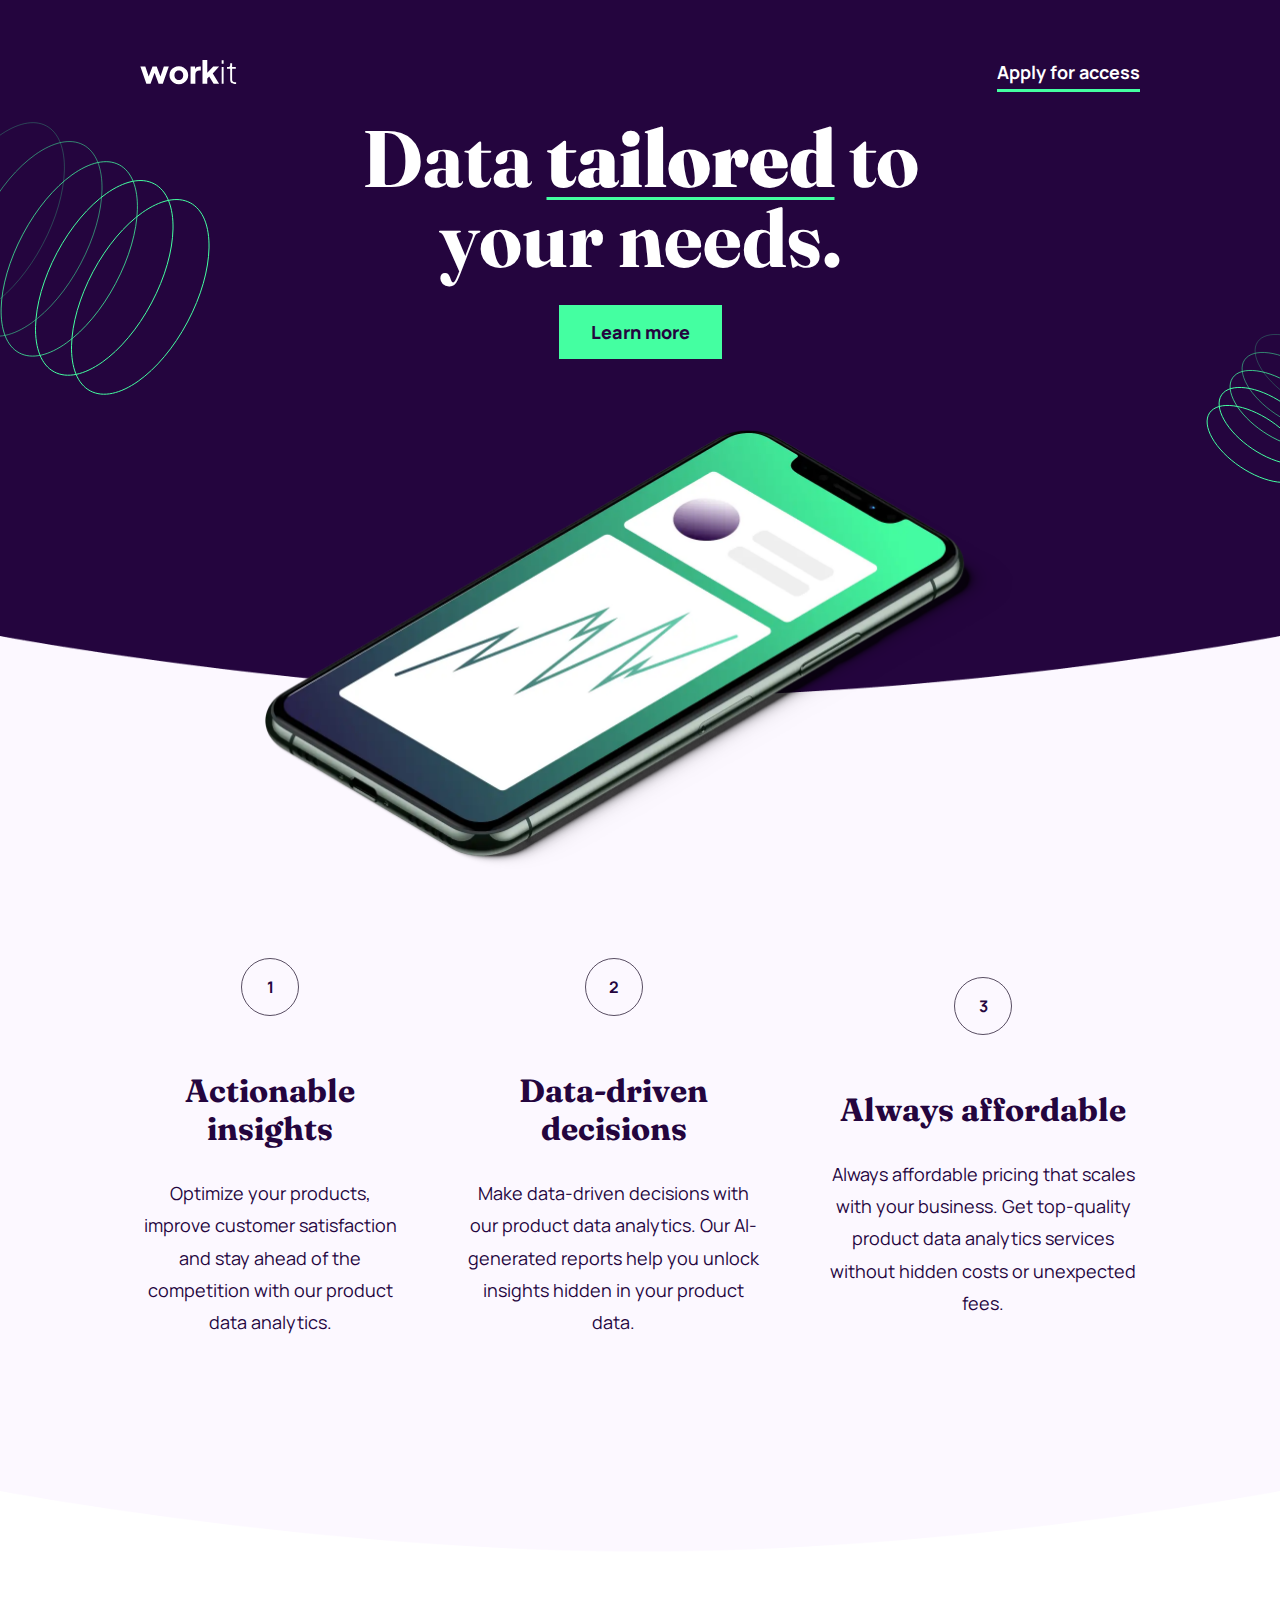
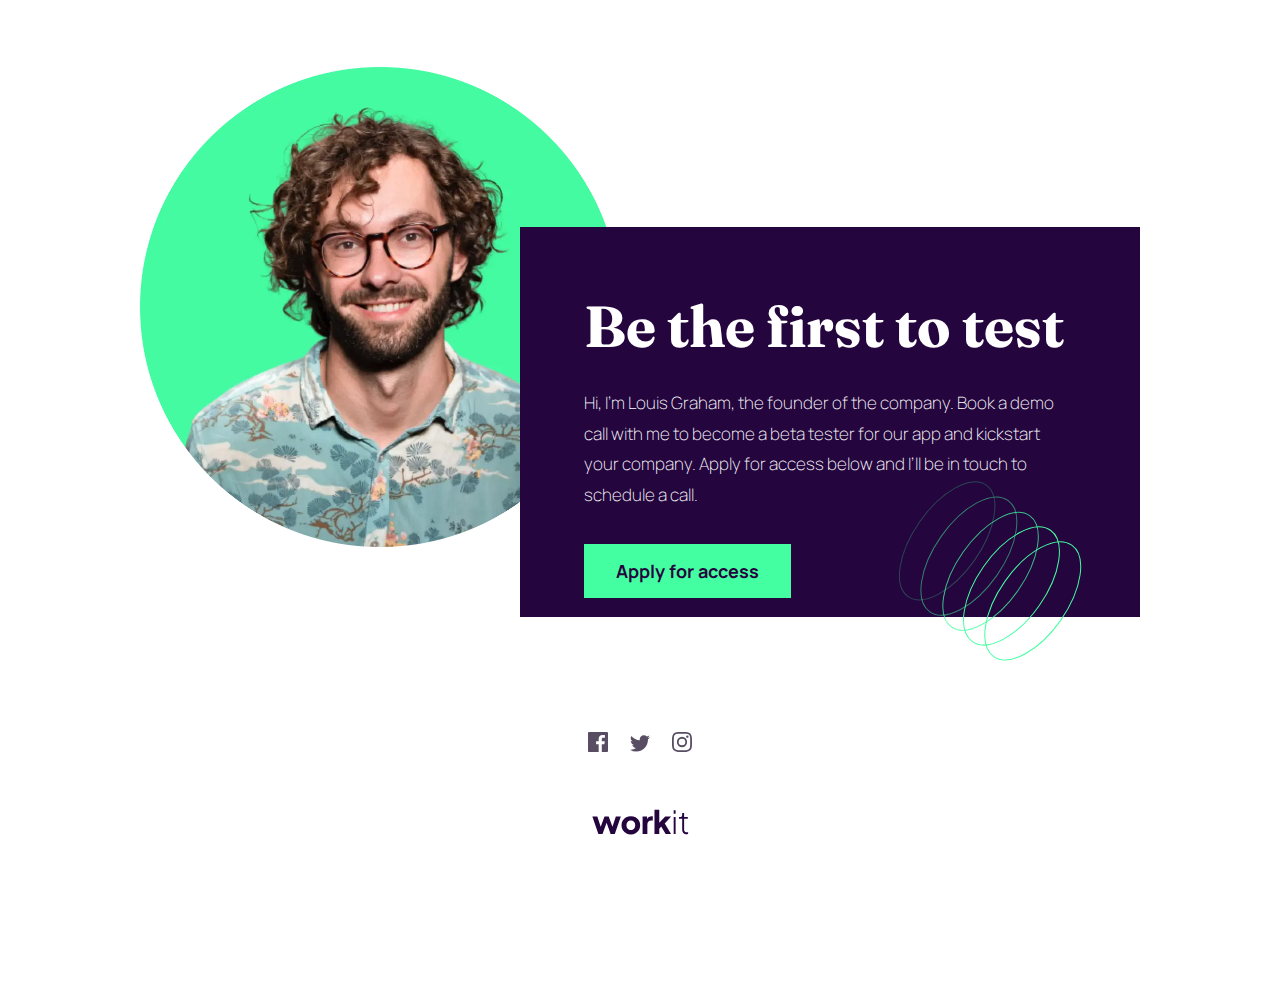
<file: index.html>
<!DOCTYPE html>
<html lang="en">
<head>
  <meta charset="UTF-8">
  <meta name="viewport" content="width=device-width, initial-scale=1.0">
  <link rel="icon" type="image/png" sizes="48x48" href="assets/images/favicon-48.png">
  <link rel="stylesheet" href="styles/style.css">

  <title>Workit landing page</title>
</head>
<body>

  <header>

      <section>
        <img src="assets/images/header/logo-light.svg" alt="logo of Workit">
        <a href="#" rel="next" target="_self">Apply for access</a>
      </section>

    <section>
      <h1>Data <strong>tailored</strong> to</h1>
      <h1>your needs.</h1>
      <strong><a class="buttom" href="#" target="_self" rel="next">Learn more</a></strong>
    </section>

<picture>
  <source media="(max-width:1200px )" srcset="assets/images/header/tablet-left-BG.svg">

  <img id="left" class="background" src="assets/images/header/desktop-bg-left.svg" alt="background"></picture>

<img id="right" class="background" src="assets/images/header/desktop-bg-right.svg" alt="background">

  </header>


<main>
  <div><img class="webApp" src="assets/images/main/image-hero.webp" alt=""></div>   
  <section id="one">
    
      <div class="content">
        <aside class="number">1</aside>
        
        <div>
          <h2>Actionable insights</h2>
          <p>
            Optimize your products, improve customer satisfaction and stay ahead of the competition
            with our product data analytics.
          </p>
        </div>
      </div>
    
      <div class="content">
        <aside class="number">2</aside>

        <div>
          <h2>Data-driven decisions</h2>
          <p>
            Make data-driven decisions with our product data analytics. Our AI-generated reports help
            you unlock insights hidden in your product data.
          </p>
        </div>
      </div>
    
      <div class="content">
        <aside class="number">3</aside>

        <div>
          <h2>Always affordable</h2>
          <p>
            Always affordable pricing that scales with your business. Get top-quality product data
            analytics services without hidden costs or unexpected fees.
          </p>
        </div>
      </div>
  </section>

  <section id="last">
    <img class="founder" src="assets/images/main/image-founder.webp" alt="founder of the web app"> 
    
    <div class="about">
      <h2>Be the first to test</h2>
      <p>
        Hi, I'm Louis Graham, the founder of the company. Book a demo call with me to become a
        beta tester for our app and kickstart your company. Apply for access below and I’ll be
        in touch to schedule a call. </p>
        
      <strong><a class="buttom" href="#" target="_self">Apply for access</a></strong>
      </div>
  </section>
</main>

<footer>
  <img src="assets/images/footer/logo-dark.svg" alt="">
  <img class="background" src="assets/images/main/bg-pattern-3.svg" alt="background espiral">

  <nav>
    <a href="#" target="_blank" rel="noopener"><img src="assets/images/footer/icon-facebook.svg" alt="icon facebook"></a>
    <a href="#" target="_blank" rel="noopener"><img src="assets/images/footer/icon-twitter.svg" alt="icon twitter"></a>
    <a href="#" target="_blank" rel="noopener"><img src="assets/images/footer/icon-instagram.svg" alt="icon instagram"></a>
  </nav>
</footer>

</body>
</html>
</file>
<file: styles/style.css>
@charset "UTF-8";
@import url('https://fonts.googleapis.com/css2?family=Fraunces:ital,opsz,wght@0,9..144,100..900;1,9..144,100..900&family=Manrope:wght@200..800&display=swap');


@import url(header.css);
@import url(main.css);
@import url(footer.css);


:root{
    --green: #44FFA1;
    --purple-900: #24053E;
    --purple-500: #584D62;
    --purple-100: #FCF8FF;

    --fonte-destaque: "Fraunces",
        serif;
    --fonte-texto: "Manrope",
        sans-serif;


}



*{
    padding: 0;
    margin: 0;
    overflow-x: clip;
}
</file>
